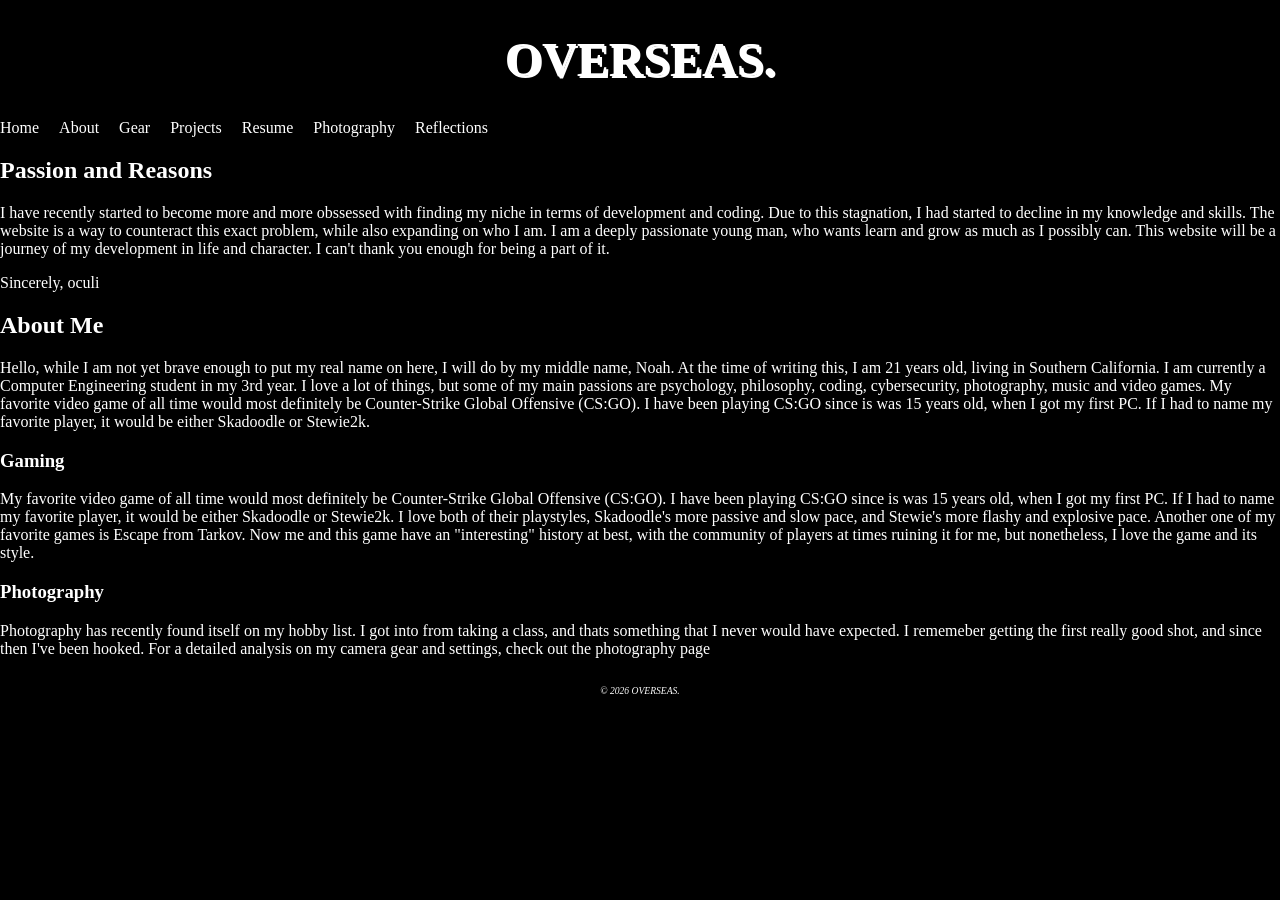
<file: about.html>
<!DOCTYPE html>
<html lang="en">
<head>
<meta charset="UTF-8">
<title>About</title>
<link rel="stylesheet" href="StyleSheet.css">
</head>
<body>
    <header>
        <h1>OVERSEAS.</h1>
    </header>

<nav>
<ul class="nav">
<li><a href="index.html"> Home </a></li>
<li><a href="about.html"> About </a></li>
<li><a href="gear.html"> Gear </a></li>
<li><a href="projects.html"> Projects </a></li>
<li><a href="resume.html"> Resume </a></li>
<li><a href="photography.html"> Photography </a></li>
<li><a href="thoughts.html"> Reflections </a></li>
</ul>
</nav>

    <main>
    <h2> Passion and Reasons</h2>
    <p>I have recently started to become more and more obssessed with finding
        my niche in terms of development and coding. Due to this stagnation,
        I had started to decline in my knowledge and skills. The website is a way
        to counteract this exact problem, while also expanding on who I am. I am a deeply passionate young man, who
        wants learn and grow as much as I possibly can. This website will be a journey
        of my development in life and character. I can't thank you enough for being
        a part of it.
    </p>
    <p> Sincerely, oculi</p>
        <h2>About Me</h2>
    <p> Hello, while I am not yet brave enough to put my real name on here,
        I will do by my middle name, Noah. At the time of writing this, I am 21 years old,
        living in Southern California. I am currently a Computer Engineering student in
        my 3rd year. I love a lot of things, but some of my main passions are psychology, philosophy, coding,
        cybersecurity, photography, music and video games. My favorite video game of all time
        would most definitely be Counter-Strike Global Offensive (CS:GO). I have been playing CS:GO
        since is was 15 years old, when I got my first PC. If I had to name my favorite player,
        it would be either Skadoodle or Stewie2k.
    </p>
    <h3>Gaming</h3>
    <p>My favorite video game of all time
        would most definitely be Counter-Strike Global Offensive (CS:GO). I have been playing CS:GO
        since is was 15 years old, when I got my first PC. If I had to name my favorite player,
        it would be either Skadoodle or Stewie2k. I love both of their playstyles,
        Skadoodle's more passive and slow pace, and Stewie's more flashy and explosive pace.
        Another one of my favorite games is Escape from Tarkov. Now me and this game have an "interesting" history at best,
    with the community of players at times ruining it for me, but nonetheless, I love the game and its style.</p>

    <h3>Photography</h3>
    <p>Photography has recently found itself on my hobby list. I got into from taking a class, and thats something that I
        never would have expected. I rememeber getting the first really good shot, and since then I've been hooked. For a detailed analysis
        on my camera gear and settings, check out the photography page
    </p>

</main>

    <footer>&copy; 2026 OVERSEAS.</footer>

</body>
</html>
</file>
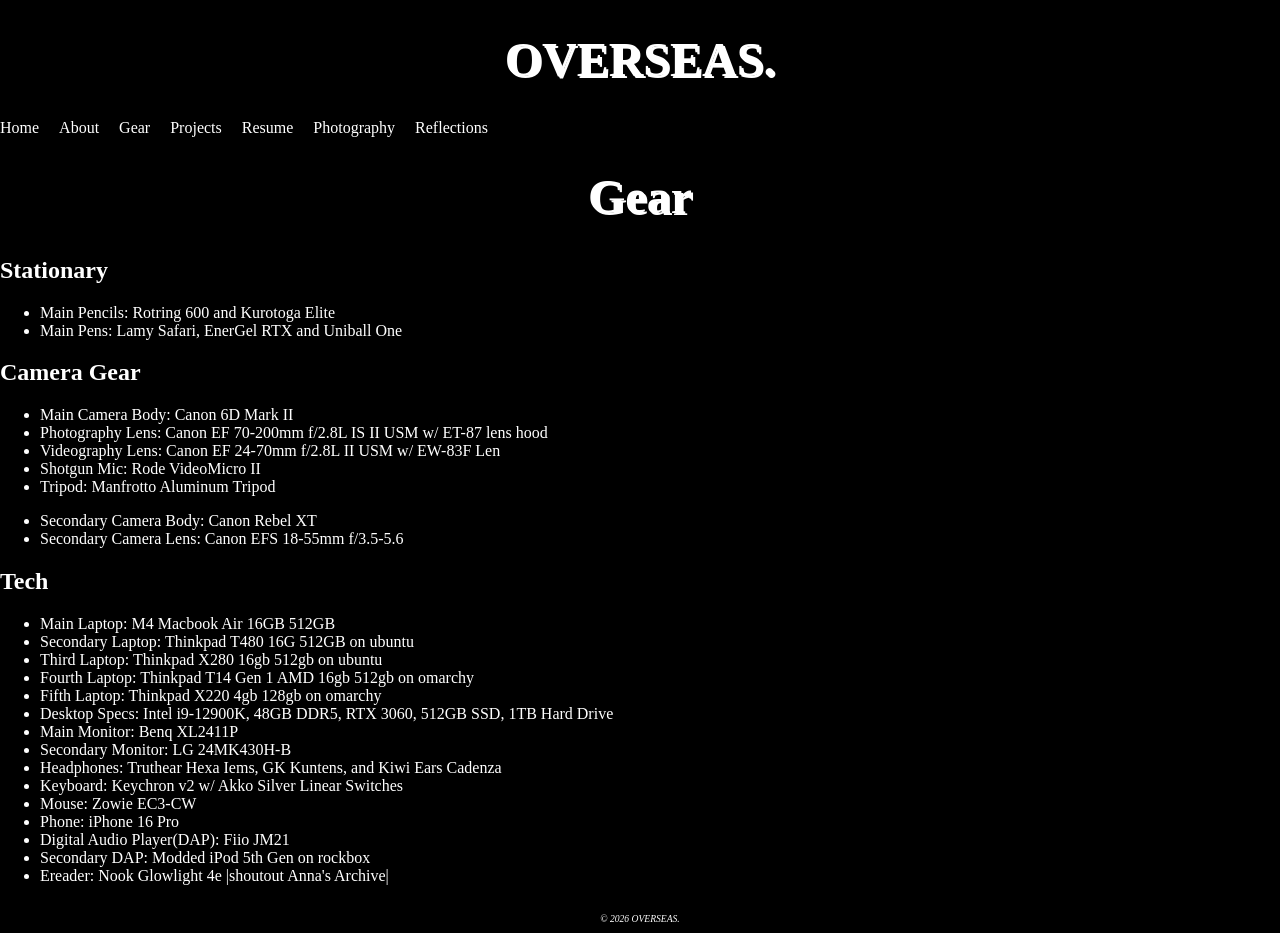
<file: gear.html>
<!DOCTYPE html>
<html lang="en">
<head>
<meta charset="UTF-8">
<title>Gear</title>
<link rel="stylesheet" href="StyleSheet.css">
</head>
<body>
    <header>
        <h1>OVERSEAS.</h1>
    </header>

<nav>
<ul class="nav">
<li><a href="index.html"> Home </a></li>
<li><a href="about.html"> About </a></li>
<li><a href="gear.html"> Gear </a></li>
<li><a href="projects.html"> Projects </a></li>
<li><a href="resume.html"> Resume </a></li>
<li><a href="photography.html"> Photography </a></li>
<li><a href="thoughts.html"> Reflections </a></li>
</ul>
</nav>

<h1 class="center-title">Gear</h1>

<h2>Stationary</h2>
<ul>
<li>Main Pencils: Rotring 600 and Kurotoga Elite</li>
<li>Main Pens: Lamy Safari, EnerGel RTX and Uniball One</li>
</ul>

<h2>Camera Gear</h2>
<ul>
<li>Main Camera Body: Canon 6D Mark II</li>
<li>Photography Lens: Canon EF 70-200mm f/2.8L IS II USM w/ ET-87 lens hood</li>
<li>Videography Lens: Canon EF 24-70mm f/2.8L II USM w/ EW-83F Len</li>
<li>Shotgun Mic: Rode VideoMicro II</li>
<li>Tripod: Manfrotto Aluminum Tripod</li>
</ul>
<ul>
<li>Secondary Camera Body: Canon Rebel XT</li>
<li>Secondary Camera Lens: Canon EFS 18-55mm f/3.5-5.6</li>
</ul>

<h2>Tech</h2>
<ul>
<li>Main Laptop: M4 Macbook Air 16GB 512GB </li>
<li>Secondary Laptop: Thinkpad T480 16G 512GB on ubuntu</li>
<li>Third Laptop: Thinkpad X280 16gb 512gb on ubuntu</li>
<li>Fourth Laptop: Thinkpad T14 Gen 1 AMD 16gb 512gb on omarchy</li>
<li>Fifth Laptop: Thinkpad X220 4gb 128gb on omarchy</li>
<li>Desktop Specs: Intel i9-12900K, 48GB DDR5, RTX 3060, 512GB SSD, 1TB Hard Drive</li>
<li>Main Monitor: Benq XL2411P </li>
<li>Secondary Monitor: LG 24MK430H-B</li>
<li>Headphones: Truthear Hexa Iems, GK Kuntens, and Kiwi Ears Cadenza</li>
<li>Keyboard: Keychron v2 w/ Akko Silver Linear Switches</li>
<li>Mouse: Zowie EC3-CW</li>
<li>Phone: iPhone 16 Pro</li>
<li>Digital Audio Player(DAP): Fiio JM21 </li>
<li>Secondary DAP: Modded iPod 5th Gen on rockbox</li>
<li>Ereader: Nook Glowlight 4e |shoutout Anna's Archive|</li>
</ul>

<footer>&copy; 2026 OVERSEAS.</footer>

</body>
</html>
</file>
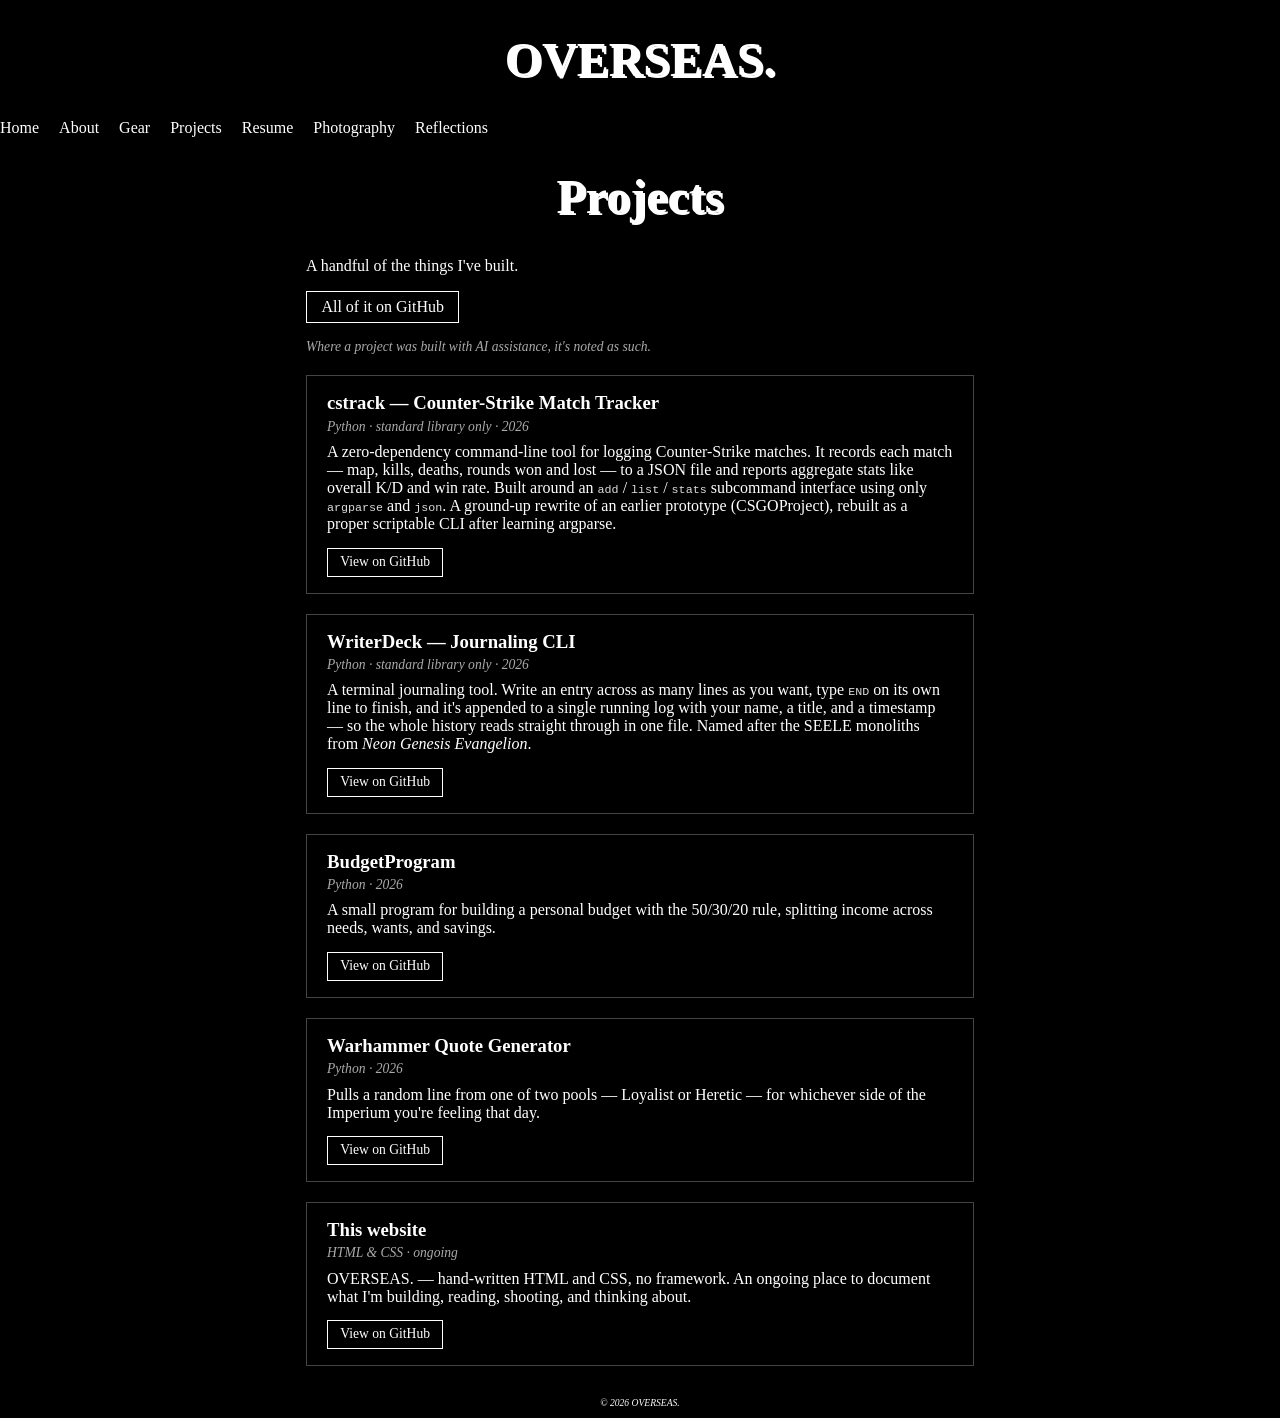
<file: projects.html>
<!DOCTYPE html>
<html lang="en">
<head>
<meta charset="UTF-8">
<title>Projects</title>
<link rel="stylesheet" href="StyleSheet.css">
</head>
<body>
    <header>
        <h1>OVERSEAS.</h1>
    </header>

<nav>
<ul class="nav">
<li><a href="index.html"> Home </a></li>
<li><a href="about.html"> About </a></li>
<li><a href="gear.html"> Gear </a></li>
<li><a href="projects.html"> Projects </a></li>
<li><a href="resume.html"> Resume </a></li>
<li><a href="photography.html"> Photography </a></li>
<li><a href="thoughts.html"> Reflections </a></li>
</ul>
</nav>

<h1 class="center-title">Projects</h1>

<div class="projects-list">

<p>A handful of the things I've built.</p>
<p><a class="btn" href="https://github.com/ocul1" target="_blank" rel="noopener noreferrer">All of it on GitHub</a></p>

<p class="disclaimer">Where a project was built with AI assistance, it's noted as such.</p>

<div class="project">
<h3>cstrack &mdash; Counter-Strike Match Tracker</h3>
<p class="meta">Python &middot; standard library only &middot; 2026</p>
<p>A zero-dependency command-line tool for logging Counter-Strike matches. It records each
match &mdash; map, kills, deaths, rounds won and lost &mdash; to a JSON file and reports
aggregate stats like overall K/D and win rate. Built around an <code>add</code> /
<code>list</code> / <code>stats</code> subcommand interface using only <code>argparse</code>
and <code>json</code>. A ground-up rewrite of an earlier prototype (CSGOProject), rebuilt
as a proper scriptable CLI after learning argparse.</p>
<a class="btn" href="https://github.com/ocul1/CLI-CS-Stat-Tracker" target="_blank" rel="noopener noreferrer">View on GitHub</a>
</div>

<div class="project">
<h3>WriterDeck &mdash; Journaling CLI</h3>
<p class="meta">Python &middot; standard library only &middot; 2026</p>
<p>A terminal journaling tool. Write an entry across as many lines as you want, type
<code>END</code> on its own line to finish, and it's appended to a single running log with
your name, a title, and a timestamp &mdash; so the whole history reads straight through in
one file. Named after the SEELE monoliths from <i>Neon Genesis Evangelion</i>.</p>
<a class="btn" href="https://github.com/ocul1/writerdeck" target="_blank" rel="noopener noreferrer">View on GitHub</a>
</div>

<div class="project">
<h3>BudgetProgram</h3>
<p class="meta">Python &middot; 2026</p>
<p>A small program for building a personal budget with the 50/30/20 rule, splitting income
across needs, wants, and savings.</p>
<a class="btn" href="https://github.com/ocul1/BudgetProgram" target="_blank" rel="noopener noreferrer">View on GitHub</a>
</div>

<div class="project">
<h3>Warhammer Quote Generator</h3>
<p class="meta">Python &middot; 2026</p>
<p>Pulls a random line from one of two pools &mdash; Loyalist or Heretic &mdash; for
whichever side of the Imperium you're feeling that day.</p>
<a class="btn" href="https://github.com/ocul1/WarhammerQuoteGenerator" target="_blank" rel="noopener noreferrer">View on GitHub</a>
</div>

<div class="project">
<h3>This website</h3>
<p class="meta">HTML &amp; CSS &middot; ongoing</p>
<p>OVERSEAS. &mdash; hand-written HTML and CSS, no framework. An ongoing place to document
what I'm building, reading, shooting, and thinking about.</p>
<a class="btn" href="https://github.com/ocul1/ocul1.github.io" target="_blank" rel="noopener noreferrer">View on GitHub</a>
</div>

</div>

<footer>&copy; 2026 OVERSEAS.</footer>

</body>
</html>
</file>
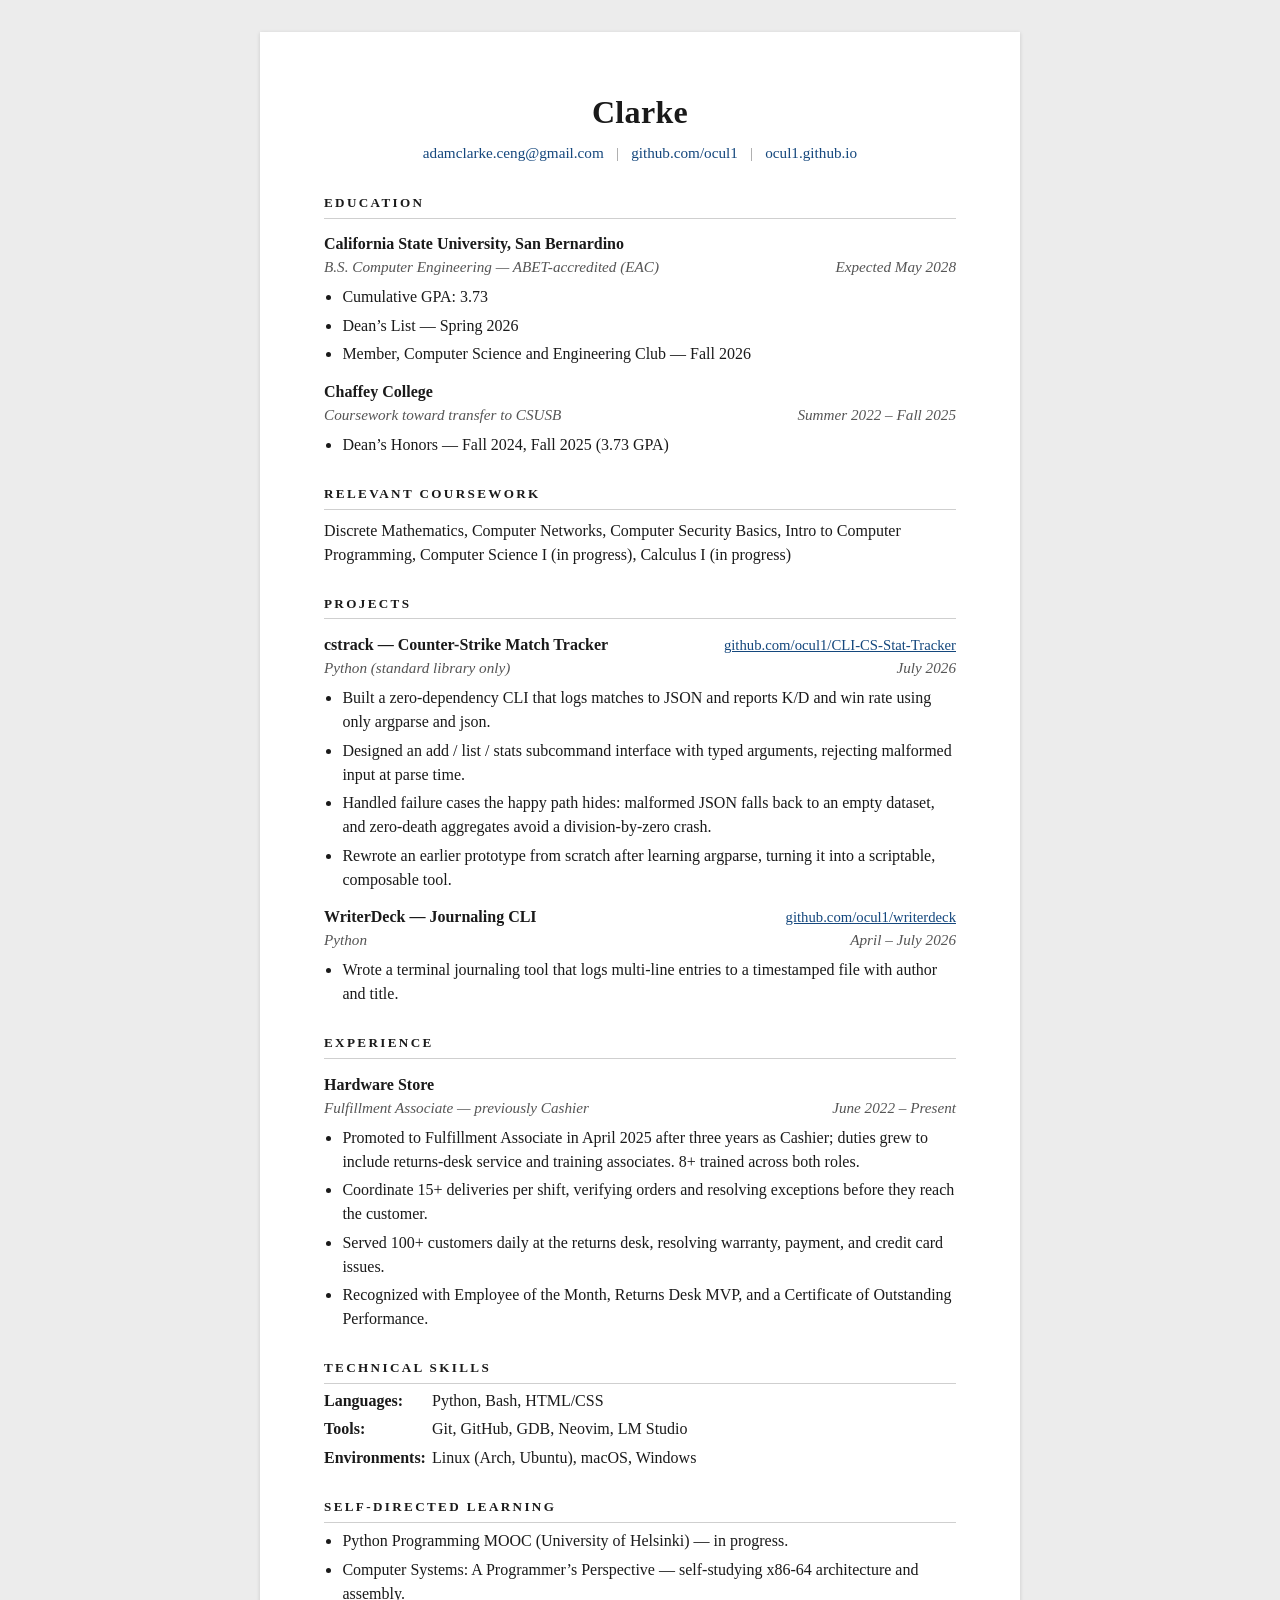
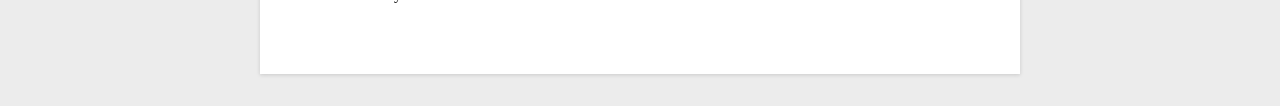
<file: resume-web.html>
<!doctype html>
<html lang="en">
<head>
<meta charset="utf-8">
<meta name="viewport" content="width=device-width, initial-scale=1">
<title>Clarke — Resume</title>
<!-- Resume for ocul1.github.io. Wording source: resume-web.md (edit there, mirror here). Regenerate the PDF by printing this file to PDF. -->
<style>
  :root {
    --ink: #1a1a1a;
    --muted: #555;
    --rule: #cfcfcf;
    --link: #14477d;
    --bg: #ffffff;
  }
  * { box-sizing: border-box; }
  html { -webkit-text-size-adjust: 100%; }
  body {
    margin: 0;
    background: #ececec;
    color: var(--ink);
    font-family: Charter, "Bitstream Charter", "Palatino Linotype", Palatino,
                 Georgia, "Times New Roman", serif;
    font-size: 16px;
    line-height: 1.5;
  }
  .page {
    max-width: 760px;
    margin: 32px auto;
    background: var(--bg);
    padding: 56px 64px 64px;
    box-shadow: 0 1px 4px rgba(0,0,0,.15);
  }
  h1 {
    text-align: center;
    font-size: 2rem;
    font-weight: 700;
    letter-spacing: .01em;
    margin: 0 0 .35rem;
  }
  .contact {
    text-align: center;
    color: var(--muted);
    font-size: .95rem;
    margin: 0 0 1.8rem;
  }
  .contact a { color: var(--link); text-decoration: none; }
  .contact a:hover { text-decoration: underline; }
  .contact .sep { margin: 0 .55em; color: #999; }
  h2 {
    font-size: .82rem;
    font-weight: 700;
    letter-spacing: .18em;
    text-transform: uppercase;
    margin: 1.7rem 0 .1rem;
    padding-bottom: .3rem;
    border-bottom: 1px solid var(--rule);
  }
  section > p { margin: .55rem 0; }
  .entry { margin: .85rem 0 0; }
  .entry-head {
    display: flex;
    justify-content: space-between;
    align-items: baseline;
    gap: 1.5rem;
    flex-wrap: wrap;
  }
  .entry-head .title { font-weight: 700; }
  .entry-head .aux { color: var(--link); font-size: .92rem; white-space: nowrap; }
  .entry-sub {
    display: flex;
    justify-content: space-between;
    align-items: baseline;
    gap: 1.5rem;
    flex-wrap: wrap;
    font-style: italic;
    color: var(--muted);
    font-size: .95rem;
  }
  .entry-sub .when { font-style: italic; white-space: nowrap; }
  ul { margin: .4rem 0 0; padding-left: 1.15rem; }
  li { margin: .28rem 0; }
  .skills p { margin: .3rem 0; }
  .skills strong { display: inline-block; min-width: 6.5em; }
  a { color: var(--link); }

  @media (max-width: 640px) {
    .page { margin: 0; padding: 32px 22px 44px; box-shadow: none; }
    body { background: var(--bg); }
    h1 { font-size: 1.6rem; }
  }

  @media print {
    @page { size: letter; margin: 0.5in 0.62in; }
    body { background: #fff; font-size: 10pt; line-height: 1.3; }
    .page { margin: 0; max-width: none; padding: 0; box-shadow: none; }
    h1 { font-size: 17pt; margin-bottom: .18rem; }
    .contact { font-size: 9.5pt; margin-bottom: .85rem; }
    h2 { font-size: 9pt; margin: 9pt 0 .08rem; padding-bottom: .16rem; }
    .entry { margin-top: .5rem; }
    section > p { margin: .3rem 0; }
    ul { margin-top: .22rem; }
    li { margin: .1rem 0; }
    .entry-head .aux, .entry-sub { font-size: 9pt; }
    a { color: #000; }
    .contact a, .entry-head .aux { color: #000; }
  }
</style>
</head>
<body>
<main class="page">

  <h1>Clarke</h1>
  <p class="contact">
    <a href="mailto:adamclarke.ceng@gmail.com">adamclarke.ceng@gmail.com</a>
    <span class="sep">|</span>
    <a href="https://github.com/ocul1">github.com/ocul1</a>
    <span class="sep">|</span>
    <a href="https://ocul1.github.io">ocul1.github.io</a>
  </p>

  <section>
    <h2>Education</h2>

    <div class="entry">
      <div class="entry-head"><span class="title">California State University, San Bernardino</span></div>
      <div class="entry-sub"><span>B.S. Computer Engineering — ABET-accredited (EAC)</span><span class="when">Expected May 2028</span></div>
      <ul>
        <li>Cumulative GPA: 3.73</li>
        <li>Dean&rsquo;s List — Spring 2026</li>
        <li>Member, Computer Science and Engineering Club — Fall 2026</li>
      </ul>
    </div>

    <div class="entry">
      <div class="entry-head"><span class="title">Chaffey College</span></div>
      <div class="entry-sub"><span>Coursework toward transfer to CSUSB</span><span class="when">Summer 2022 – Fall 2025</span></div>
      <ul>
        <li>Dean&rsquo;s Honors — Fall 2024, Fall 2025 (3.73 GPA)</li>
      </ul>
    </div>
  </section>

  <section>
    <h2>Relevant Coursework</h2>
    <p>Discrete Mathematics, Computer Networks, Computer Security Basics, Intro to
    Computer Programming, Computer Science I (in progress), Calculus I (in progress)</p>
  </section>

  <section>
    <h2>Projects</h2>

    <div class="entry">
      <div class="entry-head">
        <span class="title">cstrack — Counter-Strike Match Tracker</span>
        <a class="aux" href="https://github.com/ocul1/CLI-CS-Stat-Tracker">github.com/ocul1/CLI-CS-Stat-Tracker</a>
      </div>
      <div class="entry-sub"><span>Python (standard library only)</span><span class="when">July 2026</span></div>
      <ul>
        <li>Built a zero-dependency CLI that logs matches to JSON and reports K/D and win rate using only argparse and json.</li>
        <li>Designed an add / list / stats subcommand interface with typed arguments, rejecting malformed input at parse time.</li>
        <li>Handled failure cases the happy path hides: malformed JSON falls back to an empty dataset, and zero-death aggregates avoid a division-by-zero crash.</li>
        <li>Rewrote an earlier prototype from scratch after learning argparse, turning it into a scriptable, composable tool.</li>
      </ul>
    </div>

    <div class="entry">
      <div class="entry-head">
        <span class="title">WriterDeck — Journaling CLI</span>
        <a class="aux" href="https://github.com/ocul1/writerdeck">github.com/ocul1/writerdeck</a>
      </div>
      <div class="entry-sub"><span>Python</span><span class="when">April – July 2026</span></div>
      <ul>
        <li>Wrote a terminal journaling tool that logs multi-line entries to a timestamped file with author and title.</li>
      </ul>
    </div>
  </section>

  <section>
    <h2>Experience</h2>

    <div class="entry">
      <div class="entry-head"><span class="title">Hardware Store</span></div>
      <div class="entry-sub"><span>Fulfillment Associate — previously Cashier</span><span class="when">June 2022 – Present</span></div>
      <ul>
        <li>Promoted to Fulfillment Associate in April 2025 after three years as Cashier; duties grew to include returns-desk service and training associates. 8+ trained across both roles.</li>
        <li>Coordinate 15+ deliveries per shift, verifying orders and resolving exceptions before they reach the customer.</li>
        <li>Served 100+ customers daily at the returns desk, resolving warranty, payment, and credit card issues.</li>
        <li>Recognized with Employee of the Month, Returns Desk MVP, and a Certificate of Outstanding Performance.</li>
      </ul>
    </div>
  </section>

  <section class="skills">
    <h2>Technical Skills</h2>
    <p><strong>Languages:</strong> Python, Bash, HTML/CSS</p>
    <p><strong>Tools:</strong> Git, GitHub, GDB, Neovim, LM Studio</p>
    <p><strong>Environments:</strong> Linux (Arch, Ubuntu), macOS, Windows</p>
  </section>

  <section>
    <h2>Self-Directed Learning</h2>
    <ul>
      <li>Python Programming MOOC (University of Helsinki) — in progress.</li>
      <li>Computer Systems: A Programmer&rsquo;s Perspective — self-studying x86-64 architecture and assembly.</li>
    </ul>
  </section>

</main>
</body>
</html>
</file>
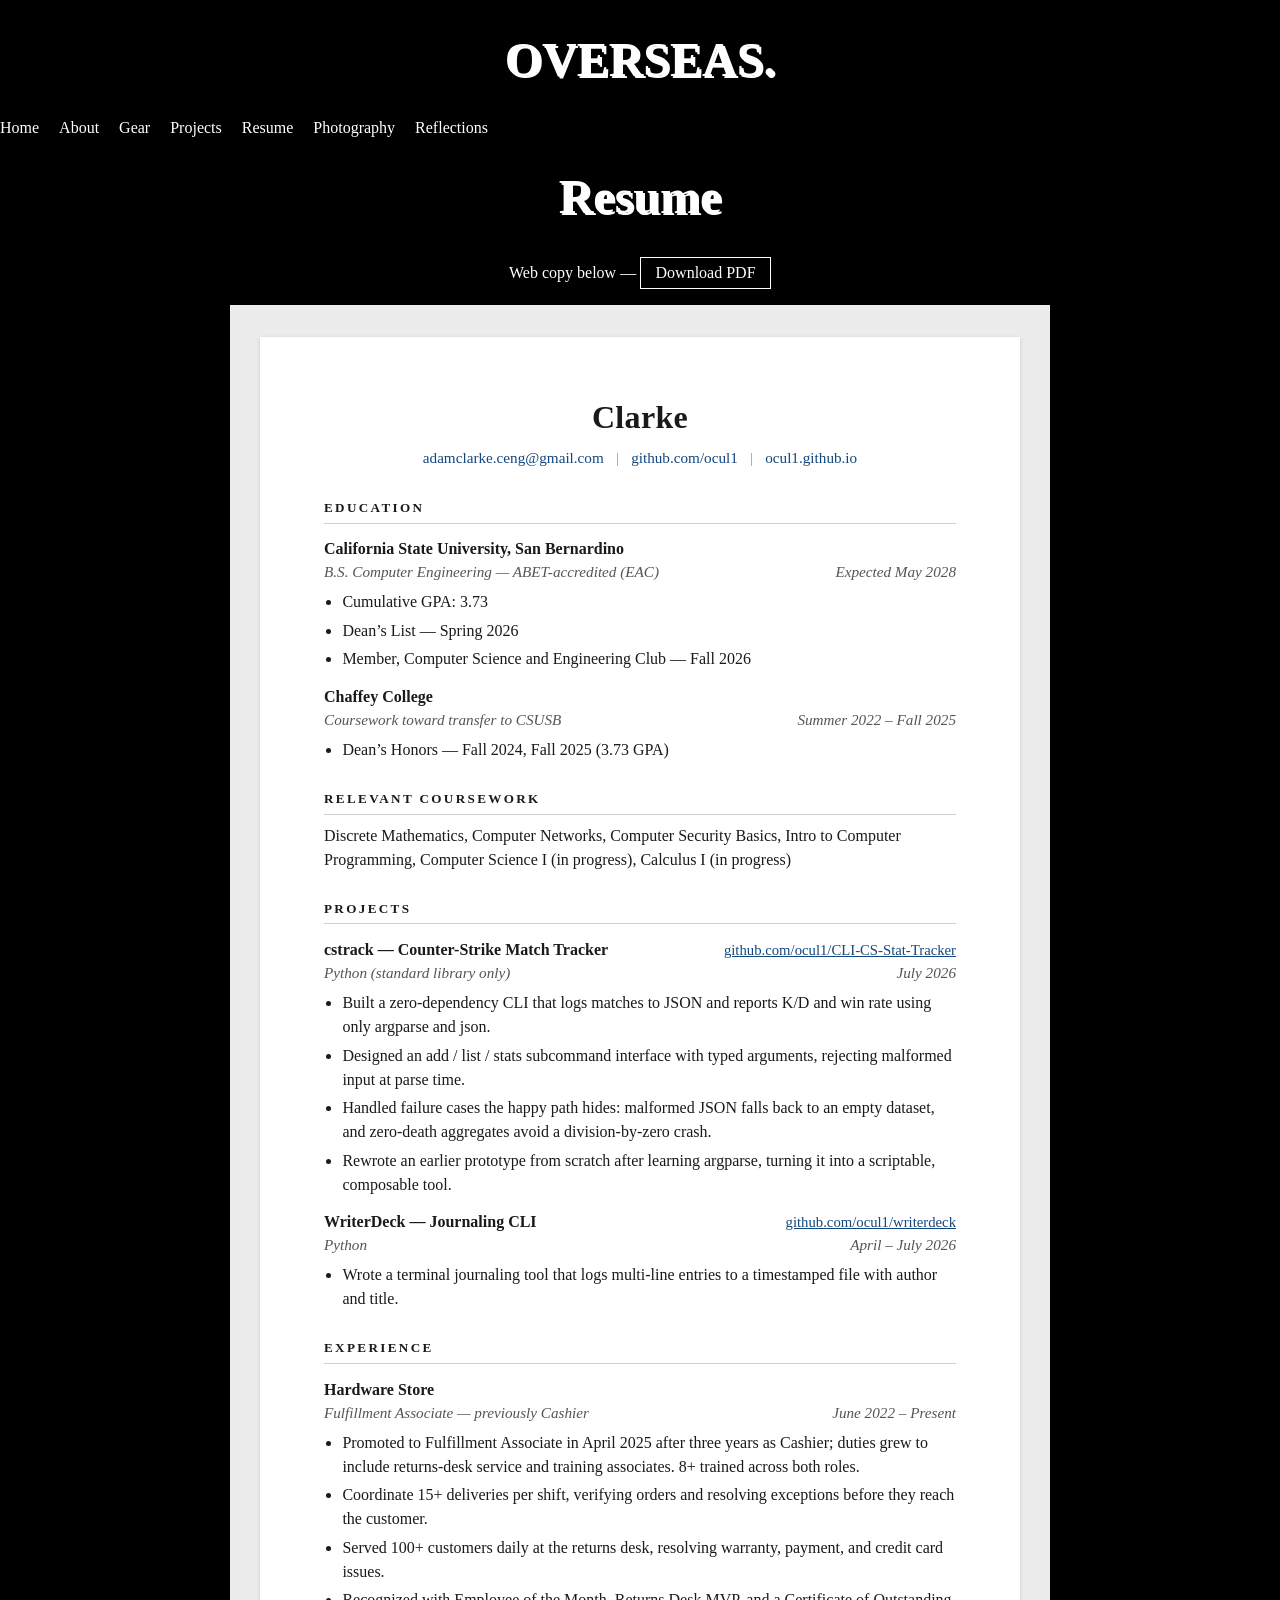
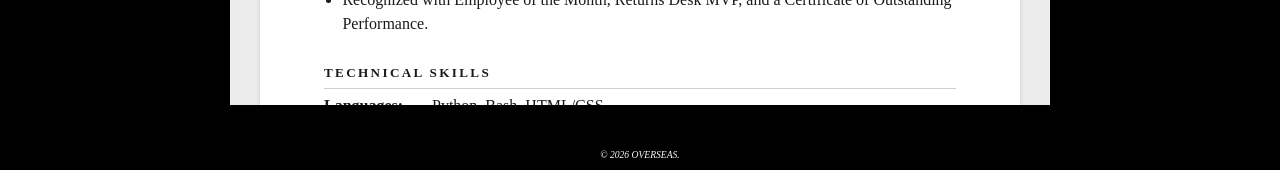
<file: resume.html>
<!DOCTYPE html>
<html lang="en">
<head>
<meta charset="UTF-8">
<title>Resume</title>
<link rel="stylesheet" href="StyleSheet.css">
</head>
<body>
    <header>
        <h1>OVERSEAS.</h1>
    </header>

<nav>
<ul class="nav">
<li><a href="index.html"> Home </a></li>
<li><a href="about.html"> About </a></li>
<li><a href="gear.html"> Gear </a></li>
<li><a href="projects.html"> Projects </a></li>
<li><a href="resume.html"> Resume </a></li>
<li><a href="photography.html"> Photography </a></li>
<li><a href="thoughts.html"> Reflections </a></li>
</ul>
</nav>

<h1 class="center-title">Resume</h1>

<main>
    <p class="center-title">
        Web copy below &mdash;
        <a class="btn" href="resume-web-download.pdf" download="Clarke-Resume.pdf">Download PDF</a>
    </p>

    <iframe class="resume-frame" src="resume-web.html" title="Resume"></iframe>
</main>

<footer>&copy; 2026 OVERSEAS.</footer>

</body>
</html>
</file>
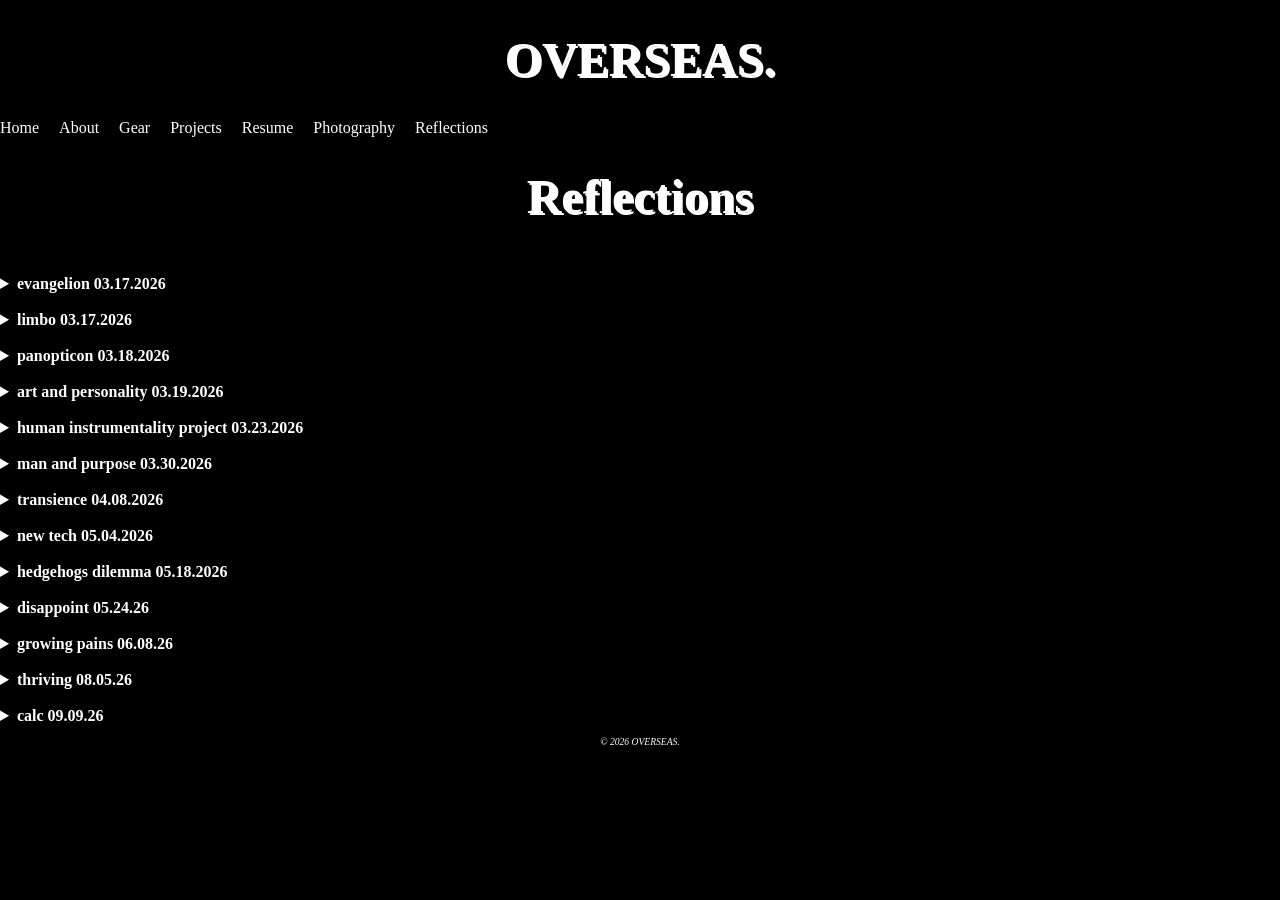
<file: thoughts.html>
<!DOCTYPE html>
<html lang="en">
<head>
<meta charset="UTF-8">
<title>Reflections</title>
<link rel="stylesheet" href="StyleSheet.css">
</head>
<body>
    <header>
        <h1>OVERSEAS.</h1>
    </header>

<nav>
<ul class="nav">
<li><a href="index.html"> Home </a></li>
<li><a href="about.html"> About </a></li>
<li><a href="gear.html"> Gear </a></li>
<li><a href="projects.html"> Projects </a></li>
<li><a href="resume.html"> Resume </a></li>
<li><a href="photography.html"> Photography </a></li>
<li><a href="thoughts.html"> Reflections </a></li>
</ul>
</nav>

<h1 class="center-title">Reflections</h1>
<br>
<details>
<summary><b>evangelion 03.17.2026</b></summary>
<p>I recently finished Neon Genesis Evangelion and End of Evangelion, and I found it to be rather profound.
    To portray a diverse ranges of emotions, loneliness, sadness, depression, isolation, so raw. I think
    that I was able to find a bit of myself in each of the characters, which made watching it all the more
    enjoyable. I would highly recommend it to anyone who likes introspective and psychological animes, and also mechs.
</p>
</details>
<br>

<details>
<summary><b>limbo 03.17.2026</b></summary>
<p> i tend to think above love and relationships alot. the other day i was worried that i would never find
    someone like me due to how atypical i am compared to those that are my age. i feel like mentally
    i am 30 while others my age are still mentally stuck in their teens. people of a high maturity that are
    my age are hard to come by, so i often tell myself to wait for God's timing, though that does stop
    the feeling of being behind.
</p>
</details>
<br>

<details>
<summary><b>panopticon 03.18.2026</b></summary>
<p> my sister told me about panopticons and how they are basically prisons where the prisoners self regulate themselves,
    there is a watchtower in the center of the prison that has a view into everyones cell. the catch is that there is no one in the tower,
    but the prisons don't know that so they act as if they are being watched at all times. i say this because i feel like a majority of people
    (myself included) live in such states, where we are governed by what we think others see or think of us doing. i personally feel like everytime
    that i am outside that i am being watched and scrutinzed, having to constantly remind myself that i am not the center of attention, and
    that in reality, people are so worried about their own watchtowers that they are not in my watchtower.
</p>
</details>
<br>

<details>
<summary><b>art and personality 03.19.2026</b></summary>
<p> though this is rather obvious, i think that art and its expression is the closest we could ever hope to get to fully know someone.
    if you really think about it, art is how we explain what we are thinking and feeling. through sades music, which is her art, we can see how
    she views love through her own life experiences, whether that be pain or heartbreak. you, the reader can view my heart, mind and soul through my art
    (this website and the entries on it). you could even see how someone is without them being their, through how they express themselves through their belongings.
    i can tell that my friend josh really likes cars through not only out verbal conversations, but also the back of his laptop, which is covered with
    racing and car related stickers. i think that if someone truly wants to understand you in your totality, they will also understand you art and expression.
</p>
</details>
<br>

<details>
<summary><b>human instrumentality project 03.23.2026</b></summary>
<p> after finshing evangelion, i started to think more and more about the human instrumentiality project and the ethics behind it. was it truly a ethical decision to make? on one hand,
    its not ethical and it overrides everyone personal freedoms and liberties, forcing them to lose their individuality for the sake of the whole. on the other hand, it seems like a
    worthwhile price, as this essentially eliminates core feelings that everyone has felt and dealt with, loneliness, isolation, depression, etc. i think people would originally say
    that they wouldn't go for it as it violates other human rights, but if you give it some thought, it would be a tempting offer. i also think it speaks about the lengths people will go to
    soothe their own pain and suffering. i personally can't fathom wiping out individuality as a whole now, but i'm sure a desperate version of myself would think on the offer. so i pose a
    to you the reader, to what lengths should we eliminate humans rights to ease the pain and suffering of ourselves and others.
</p>
</details>
<br>

<details>
<summary><b>man and purpose 03.30.2026</b></summary>
<p> i recently talked to my sister about how men who lack a strong sense of purpose tend to attach themselves to fictional purposes, and i found this extremely fascinating.
    an example of this would be warhammer40k, and how many young men (including myself) love the simple purpose that the space marines serve. there is no thought or debate behind
    their purpose, they are simply there to carry out the emperor of mankinds supreme will of perserving mankind at any and all costs. i believe that many men who don't have
    a form of spirituality (this is apart from religion), more so a tie to a greater purpose that gives their suffering meaning when it seems to have none, they tend throw
    themselves at these simple and pointless causes. a perfect example of this in modern society is people who pretty much delegate their entire soul to the endless pursuit
    of money. this is a somewhat fruitless endeavour because their is no real end to it, a constant chase that has no ending, no better than a dog chasing its tale.
    i adamantly believe that humans and especially men need to set their purpose to helping others, as this is an endeavour that is not only tangible, but long lasting and edifying to the soul.
</p>
</details>
<br>

<details>
<summary><b>transience 04.08.2026</b></summary>
<p> sometimes i sit and think about if i am merely a transient in other peoples lives. i know that statistically this i bond to happen, but sometimes i would rather these people stay as
    constants. i think this stems from my subtle fear of being simple and average, not really ever making a mark on anything or anyone. it also comes from my fear of isolation, as even as i am
    writing this, i feel truly connected to very few people. i wonder if i am simple the spark to jumpstart the catalyst that is peoples deep, retrospective thinking. what if i am simply that lone
    person whom simply jumpstarts the awakening of a necron tomb world, and then fades away?
</p>
</details>
<br>

<details>
<summary><b>new tech 05.04.2026</b></summary>
<p>so it been awhile, but i can glady say that a lot of things have changed for the better, and very little things have changed for the worse.
i recently invested in the thinkpad that I am the most interested in, the x220. now while its in a semi rough shape, i was still able to put lubuntu
on it and get it up a running which was nice. i need to do a through inside cleaning and a change the palmrest, but other than that she should be all
set and ready for my next knowledge expansion project, omarchy. another project that i have in the works in the restoration and upgrading of a ipod
classic 5.5 gen. right now i am going to first see how it looks aesthetically from the outside, and if it rough, im going to order more parts for it,
if not, i already have the internals on the way. then im going to put rock box on it, upload my flac library on it and call it a day.
</p>
</details>
<br>

<details>
<summary><b>hedgehogs dilemma 05.18.2026</b></summary>
<p>i started rewatching evangelion with my sister as she want to see what i see in it and upon watching it i got caught on something that i simply glanced
    over the first watch. this being the hedgehogs dilemma, where no matter how close you get to someone who end up hurting them, so though you may want a
    deep connection with someone, you keep them at arms length to in a way, protect them from you. i found this metaphor really interesting, and wondered if
    people in my life have been doing this to me, for my sake. i also wonder if i have been doing this to anyone subconciously, thought i don't think that this
    is possible.
</p>
</details>
<br>

<details>
<summary><b>disappoint 05.24.26</b></summary>
<p> my mother has been talking to me about the ups and downs of life and she said something really profound to me that i have been pondering upon these past couple
    days. she said that for people who show up and love and care for others deeply, we have to come and expect a life of disappointment from others. at first i
    adamantly disagreed, but the more and more i look at my own life, i can't help but see that shes right. i look around and see how many people don't show up for
    me the same way that i do for them and how its hurt me deep down. maybe i can alleviate the pain but simply just allowing people to disappoint me and expecting it.
    though this seems like a pretty sad and emotionally unfufilling life to live.
</p>
</details>
<br>

<details>
<summary><b>growing pains 06.08.26</b></summary>
<p>man growing up is such a harsh but i opening experience. to find out that some people who you really looked up to and try to be like aren't who you thought they where
    is truly world spiraling. i have some growing up to do, and i don't know how i am going to do it. in all honesty, i am scared to make these changes, but i can't keep growing
    as a man without making one. it reminds me of james 4:17, "Therefore, to him who knows to do good and does not do it, to him its is a sin". i know what i need to do, but the
    real problem is can i step out in faith with the Lord and trust in his plans for me and my life.
</p>
</details>
<br>

<details>
<summary><b>thriving 08.05.26</b></summary>
<p>(im not schizophrenic, just trying figurative speech) i finally made the hard decision that i was scared too. i needed to fly. not fly within a cage or a aviary, but fly across new horizons,
    unbound by the limits of the doubtful. for the first time in my life it feels as if i am my own man, free to do what i want, when i want, without the criticisms of those above me. but i feel mixed feelings, as
    i love my criticizer, but i couldn't bear there chains no longer. to make a long story short, i am happy and thriving for the first time in a long time. i wake up with a renewed spirit and though i am
    a bit tired at times when i do so, i am always looking forward to making the best out of each and every day. i feel like this latter half of the year will be one of the best years of my life, i have many things
    to look forward to and document. and to all those who supported me whilst i was bound by my chains, i could never thank you enough.
</p>
</details>
<br>

<details>
<summary><b>calc 09.09.26</b></summary>
<p>i know that i signed up for these classes when i chose the major that i wanted, but my goodness, do i think math, specifically calculus, is the dumbest thing on the face of the earth. it might be the professor 
    (it definitely is), but yeah this class is not it. the professors teaching format is that we have a test every class, that is 40% of our grade. so far in a matter of 2 weeks, i've learned, and get ready,
    trigonometric functions, powers, polynomials and rational functions, limit and continuity, logarithms, and exponential functions. its crazy that we have to cover so much so fast, but i think thats because shes
    an overall a pretty poor teacher. unfortunately, i have to take this class to move onto the more rigourous course structure, so no point in complaining, i have to do it, just thought i'd vent here.

</p>
</details>

<footer>&copy; 2026 OVERSEAS.</footer>

</body>
</html>
</file>
<file: StyleSheet.css>
* {box-sizing: border-box;}

body	{background-color: #000000;
		color: #ffffff;
		font-family: IM Fell English, serif;
		margin: 0;}
		
footer {background-color: #000000;
		font-style: italic; 
		font-size: .60em; 
		text-align: center;
		padding: 1em;
		border-top: 2px solid #000000;}
		
h1	{font-size: 2em;
	color: #ffffff;
	text-shadow: 2px 2px;}
	
img		{max-width: 50%;
		height: auto;}
		
td 	{padding: 10px;}
th 	{padding: 10px;}
tr:nth-of-type(odd) {background-color: #5A5A5A;}
			
table {margin: auto;
		width: 90%;
		border-spacing: 0;}
		
@media (min-width: 600px) { 
		header { 	padding-left: 0; 
				text-align: center; }	
		h1        { font-size: 3em; }	
		input[type="submit"] {grid-column: 2/3;
								width: 9em;}
		form {width: 40%;
				display: grid;
				grid-gap: 1em;
				gap: 1em;
				grid-template-column: 6em 1fr;}
}

@media (min-width: 1024px) {
		@supports (display: grid) {
				header {grid-area: header;}
				footer {grid-area: footer;}		
		}
}

ul.nav {
	display: flex;
	flex-direction: row;
	gap: 20px;
	list-style: none;
	padding: 0;
	margin: 0;

}

.center-title {
	text-align: center;
}

a {
  color: white;        
  text-decoration: none;
}

a:visited {
  color: white;        
}

a:hover {
  color: #ccc;         
}

a:active {
  color: white;
}


.btn {
	display: inline-block;
	border: 1px solid #ffffff;
	padding: .4em .9em;
	font-family: inherit;
}

.btn:hover {
	background-color: #ffffff;
	color: #000000;
}

.resume-frame {
	display: block;
	width: 100%;
	max-width: 820px;
	height: 1400px;
	margin: 1em auto 2em;
	border: 0;
}

.projects-list {
	max-width: 700px;
	margin: 0 auto;
	padding: 0 1em;
}

.projects-list .disclaimer {
	color: #aaa;
	font-style: italic;
	font-size: .85em;
}

.project {
	border: 1px solid #444;
	padding: 1em 1.25em;
	margin: 1.25em 0;
}

.project h3 {
	margin: 0 0 .25em;
}

.project .meta {
	color: #aaa;
	font-style: italic;
	font-size: .85em;
	margin: 0 0 .6em;
}

.project p {
	margin: 0 0 .9em;
}

.project code {
	font-size: .9em;
	color: #ddd;
}

.project .btn {
	font-size: .85em;
}
</file>
